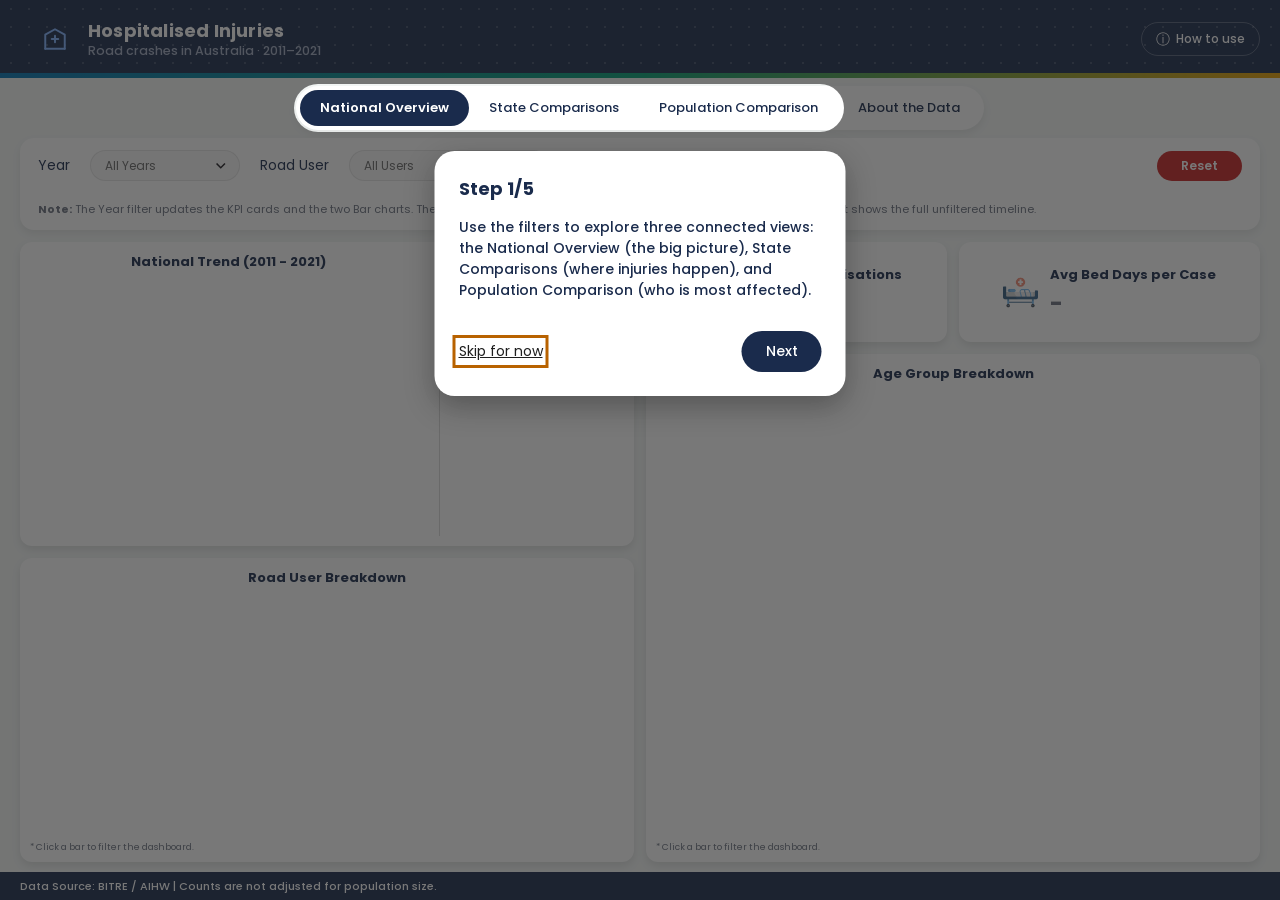
<file: index.html>
<!doctype html>
<html lang="en">
  <head>
    <meta charset="UTF-8" />
    <meta name="viewport" content="width=device-width, initial-scale=1.0" />
    <title>Hospitalised Injuries Dashboard</title>
    
    <!-- External Fonts -->
    <link href="https://fonts.googleapis.com/css2?family=Poppins:wght@400;500;600;700&display=swap" rel="stylesheet" />
    
    <!-- Custom Stylesheets -->
    <link rel="stylesheet" href="css/layout.css" />
    <link rel="stylesheet" href="css/style.css" />
  </head>

  <!-- data-page attribute used for page-specific CSS targeting (e.g., responsive filter bar) -->
  <body data-page="national">
    
    <!-- Header & Navigation are injected via layout.js for consistency across tabs -->
    <header id="site-header" class="top-bar"></header>
    <nav id="site-navigation" class="tabs-container" aria-label="Dashboard sections"></nav>

    <main class="dashboard-wrapper">
      
      <!-- ========================================== -->
      <!-- 1. FILTER BAR SECTION                      -->
      <!-- ========================================== -->
      <section class="filter-bar">
        <div class="dropdowns">
          <!-- Year Filter -->
          <div class="filter-group">
            <label class="filter-label" for="yearFilter">Year</label>
            <div class="dropdown-wrapper">
              <select id="yearFilter" class="dropdown">
                <option value="All" selected>All Years</option>
                <option value="2011">2011</option><option value="2012">2012</option>
                <option value="2013">2013</option><option value="2014">2014</option>
                <option value="2015">2015</option><option value="2016">2016</option>
                <option value="2017">2017</option><option value="2018">2018</option>
                <option value="2019">2019</option><option value="2020">2020</option>
                <option value="2021">2021</option>
              </select>
              <span class="dropdown-arrow"></span>
            </div>
          </div>
          
          <!-- Road User Filter -->
          <div class="filter-group">
            <label class="filter-label" for="roadUserFilter">Road User</label>
            <div class="dropdown-wrapper">
              <select id="roadUserFilter" class="dropdown">
                <option value="All">All Users</option>
                <option value="Car driver/passenger">Car driver/passenger</option>
                <option value="Motorcyclist">Motorcyclist</option>
                <option value="Pedal cyclist">Pedal cyclist</option>
                <option value="Pedestrian">Pedestrian</option>
                <option value="Heavy transport">Heavy transport</option>
                <option value="Pick-up truck/van">Pick-up truck/van</option>
                <option value="Bus">Bus</option>
                <option value="Other/Unknown">Other/Unknown</option>
              </select>
              <span class="dropdown-arrow"></span>
            </div>
          </div>
        </div>
        
        <!-- Reset Button -->
        <div class="buttons"><button class="btn btn-reset">Reset</button></div>
        
        <!-- Informational Note -->
        <p class="filter-note">
          <strong>Note:</strong> The Year filter updates the KPI cards and the two Bar charts. The Road User filter cross-filters the Bar charts and Age chart. The Line chart shows the full unfiltered timeline.
        </p>
      </section>

      <!-- ========================================== -->
      <!-- 2. CHARTS LAYOUT (Two Columns)             -->
      <!-- ========================================== -->
      <section class="charts-layout">
        
        <!-- LEFT COLUMN -->
        <div class="left-column">
          
          <!-- Line Chart Card -->
          <div class="card line-chart-card">
            <div class="line-section">
              <h2>National Trend (2011 - 2021)</h2>
              <!-- D3 Chart Container -->
              <div id="lineChart" class="chart-area"></div>
            </div>
            
            <div class="divider"></div>
            
            <!-- Chart Guide Section -->
            <div class="guide-section">
              <h2>Chart Guide</h2>
              <ul>
                <li><strong>Blue solid line:</strong> Total hospitalisations.</li>
                <li><strong>Dotted line:</strong> Time-series breaks (2012/2017).</li>
                <li><strong>Caveat:</strong> Raw counts, not rates.</li>
              </ul>
            </div>
          </div>

          <!-- Road User Chart Card -->
          <div class="card road-user-card">
            <h2>Road User Breakdown</h2>
            <div id="roadUserChart" class="chart-area"></div>
            <p class="click-note">* Click a bar to filter the dashboard.</p>
          </div>

        </div>

        <!-- RIGHT COLUMN -->
        <div class="right-column">
          
          <!-- KPI Cards Row -->
          <div class="kpi-row">
            <div class="card kpi-card">
              <img src="assets/images/icons/icon-hospital.png" alt="Hospital Icon" class="kpi-icon" />
              <div class="kpi-text-group">
                <h3>Total Hospitalisations</h3>
                <!-- Value injected by main.js -->
                <p id="kpiTotal">-</p>
              </div>
            </div>

            <div class="card kpi-card">
              <img src="assets/images/icons/icon-bed.png" alt="Bed Icon" class="kpi-icon" />
              <div class="kpi-text-group">
                <h3>Avg Bed Days per Case</h3>
                <!-- Value injected by main.js -->
                <p id="kpiBedDays">-</p>
              </div>
            </div>
          </div>

          <!-- Age Group Chart Card -->
          <div class="card age-group-card">
            <h2>Age Group Breakdown</h2>
            <div id="ageGroupChart" class="chart-area"></div>
            <p class="click-note">* Click a bar to filter the dashboard.</p>
          </div>

        </div>

      </section>
    </main>

    <footer id="site-footer" class="bottom-bar"></footer>

    <!-- Accessibility: Screen-reader live region for announcing chart values on keyboard focus -->
    <div id="sr-announcer" class="sr-only" aria-live="polite"></div>

    <!-- Scripts -->
    <script src="https://d3js.org/d3.v7.min.js"></script>
    <script type="module" src="js/main.js"></script>
    <script type="module" src="js/components/layout.js"></script>
    <script type="module" src="js/walkthrough.js"></script>

    <!-- ========================================== -->
    <!-- 3. ONBOARDING WALKTHROUGH MODAL            -->
    <!-- ========================================== -->
    <!-- Overlays for dimming background elements -->
    <div id="walkthroughOverlay" class="walkthrough-overlay" style="display: none"></div>
    <div id="walkthroughTabHighlight" class="walkthrough-tab-highlight" style="display: none"></div>
    
    <!-- Accessible Dialog for the 5-step guide -->
    <dialog id="walkthroughDialog" class="walkthrough-dialog" aria-labelledby="walkthroughTitle">
      <h2 id="walkthroughTitle" class="walkthrough-step">Step 1/5</h2>
      <p id="walkthroughText" class="walkthrough-text"></p>
      <div class="walkthrough-actions">
        <button id="walkthroughSkip" class="walkthrough-link">Skip for now</button>
        <div class="walkthrough-nav">
          <button id="walkthroughPrev" class="walkthrough-btn-prev" style="display: none">Prev</button>
          <button id="walkthroughNext" class="walkthrough-btn-next">Next</button>
        </div>
      </div>
    </dialog>
  </body>
</html>
</file>
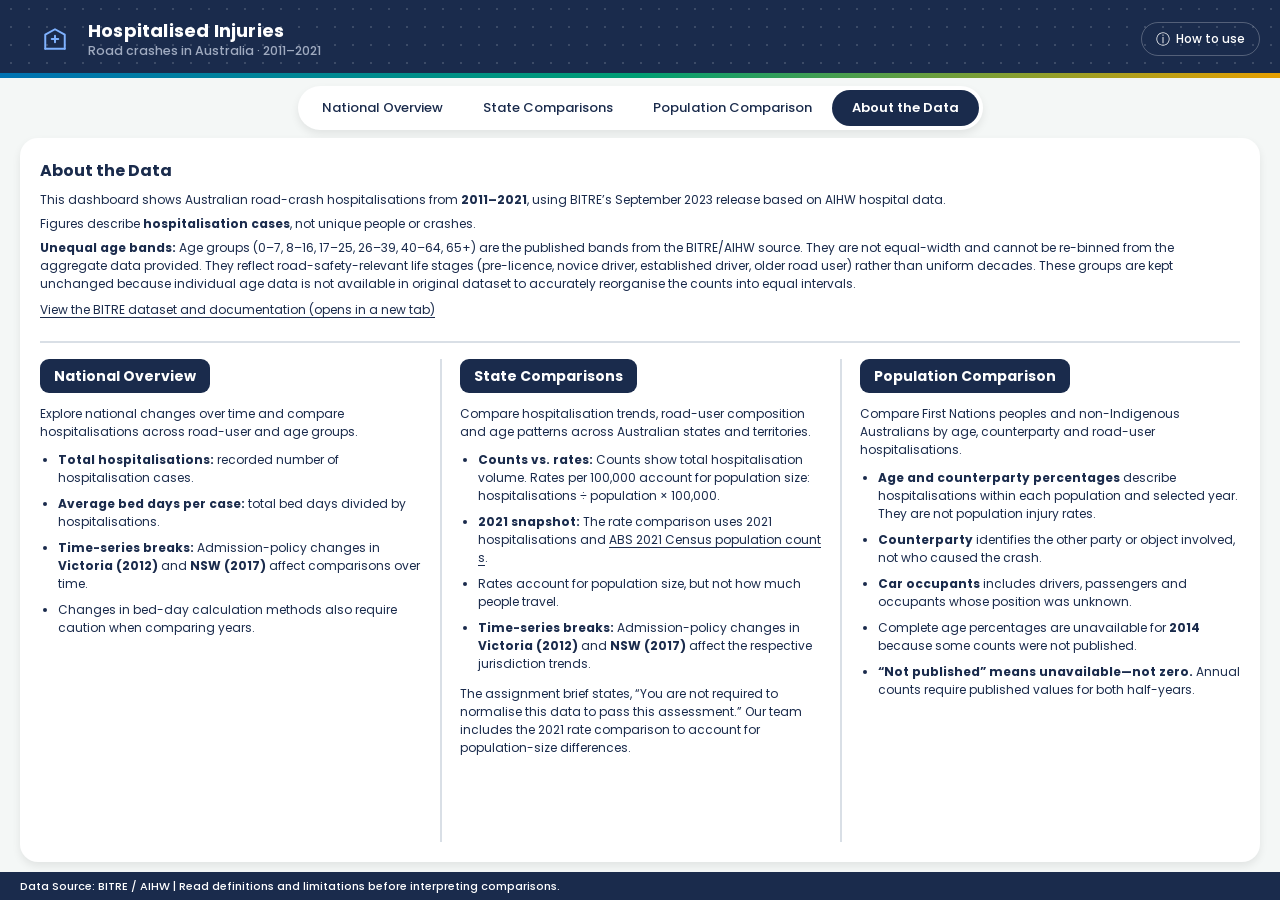
<file: about-data.html>
<!doctype html>
<html lang="en">
  <head>
    <meta charset="UTF-8" />
    <meta name="viewport" content="width=device-width, initial-scale=1.0" />

    <title>About the Data | Hospitalised Injuries Dashboard</title>

    <link
      href="https://fonts.googleapis.com/css2?family=Poppins:wght@400;500;600;700&display=swap"
      rel="stylesheet"
    />

    <link rel="stylesheet" href="css/layout.css" />
    <link rel="stylesheet" href="css/about-data.css" />
  </head>

  <body data-page="about">
    <header id="site-header" class="top-bar"></header>

    <nav
      id="site-navigation"
      class="tabs-container"
      aria-label="Dashboard sections"
    ></nav>

    <main class="dashboard-wrapper about-dashboard">
      <!-- Shared source information -->
      <section class="about-sheet" aria-labelledby="aboutTitle">
        <div class="about-source">
          <h2 id="aboutTitle">About the Data</h2>

          <p>
            This dashboard shows Australian road-crash hospitalisations from
            <strong>2011–2021</strong>, using BITRE’s September 2023 release
            based on AIHW hospital data.
          </p>

          <p>
            Figures describe <strong>hospitalisation cases</strong>, not unique
            people or crashes.
          </p>
          <p>
            <strong>Unequal age bands:</strong>
                Age groups (0–7, 8–16, 17–25, 26–39, 40–64, 65+) are the published bands from the BITRE/AIHW source. 
                They are not equal-width and cannot be re-binned from the aggregate data provided. 
                They reflect road-safety-relevant life stages (pre-licence, novice driver, 
                established driver, older road user) rather than uniform decades.
                These groups are kept unchanged because individual age data is not available in original dataset to 
                accurately reorganise the counts into equal intervals.
          </p>

          <a
            href="https://www.bitre.gov.au/resource/road-safety/hospitalised-injury"
            target="_blank"
            rel="noopener noreferrer"
          >
            View the BITRE dataset and documentation (opens in a new tab)
          </a>
          
        </div>
        <!-- Three equal cards explaining the dashboard tabs -->
        <div class="about-grid">
          <section class="about-section" aria-labelledby="nationalAboutTitle">
            <h3 id="nationalAboutTitle" class="about-badge">
              National Overview
            </h3>

            <p>
              Explore national changes over time and compare hospitalisations
              across road-user and age groups.
            </p>

            <ul>
              <li>
                <strong>Total hospitalisations:</strong>
                recorded number of hospitalisation cases.
              </li>
              <li>
                <strong>Average bed days per case:</strong>
                total bed days divided by hospitalisations.
              </li>
              <li>
                <strong>Time-series breaks:</strong>
                Admission-policy changes in
                <strong>Victoria (2012)</strong> and
                <strong>NSW (2017)</strong> affect comparisons over time.
              </li>
              <li>
                Changes in bed-day calculation methods also require caution when
                comparing years.
              </li>
            </ul>
          </section>

          <section class="about-section" aria-labelledby="stateAboutTitle">
            <h3 id="stateAboutTitle" class="about-badge">State Comparisons</h3>

            <p>
              Compare hospitalisation trends, road-user composition and age
              patterns across Australian states and territories.
            </p>

            <ul>
              <li>
                <strong>Counts vs. rates:</strong>
                Counts show total hospitalisation volume. Rates per 100,000
                account for population size: hospitalisations ÷ population ×
                100,000.
              </li>

              <li>
                <strong>2021 snapshot:</strong>
                The rate comparison uses 2021 hospitalisations and
                <a
                  href="https://www.abs.gov.au/statistics/people/population/population-census/latest-release"
                  target="_blank"
                  rel="noopener noreferrer"
                  >ABS 2021 Census population counts</a
                >.
              </li>

              <li>
                Rates account for population size, but not how much people
                travel.
              </li>

              <li>
                <strong>Time-series breaks:</strong>
                Admission-policy changes in <strong>Victoria (2012)</strong> and
                <strong>NSW (2017)</strong> affect the respective jurisdiction
                trends.
              </li>
            </ul>

            <p class="about-assessment-note">
              The assignment brief states, “You are not required to normalise
              this data to pass this assessment.” Our team includes the 2021
              rate comparison to account for population-size differences.
            </p>
          </section>

          <section class="about-section" aria-labelledby="populationAboutTitle">
            <h3 id="populationAboutTitle" class="about-badge">
              Population Comparison
            </h3>

            <p>
              Compare First Nations peoples and non-Indigenous Australians by
              age, counterparty and road-user hospitalisations.
            </p>

            <ul>
              <li>
                <strong>Age and counterparty percentages</strong>
                describe hospitalisations within each population and selected
                year. They are not population injury rates.
              </li>
              <li>
                <strong>Counterparty</strong> identifies the other party or
                object involved, not who caused the crash.
              </li>
              <li>
                <strong>Car occupants</strong> includes drivers, passengers and
                occupants whose position was unknown.
              </li>
              <li>
                Complete age percentages are unavailable for
                <strong>2014</strong> because some counts were not published.
              </li>
              <li>
                <strong>“Not published” means unavailable—not zero.</strong>
                Annual counts require published values for both half-years.
              </li>
            </ul>
          </section>
        </div>
      </section>
    </main>

    <footer id="site-footer" class="bottom-bar"></footer>

    <script type="module" src="js/components/layout.js"></script>
  </body>
</html>
</file>
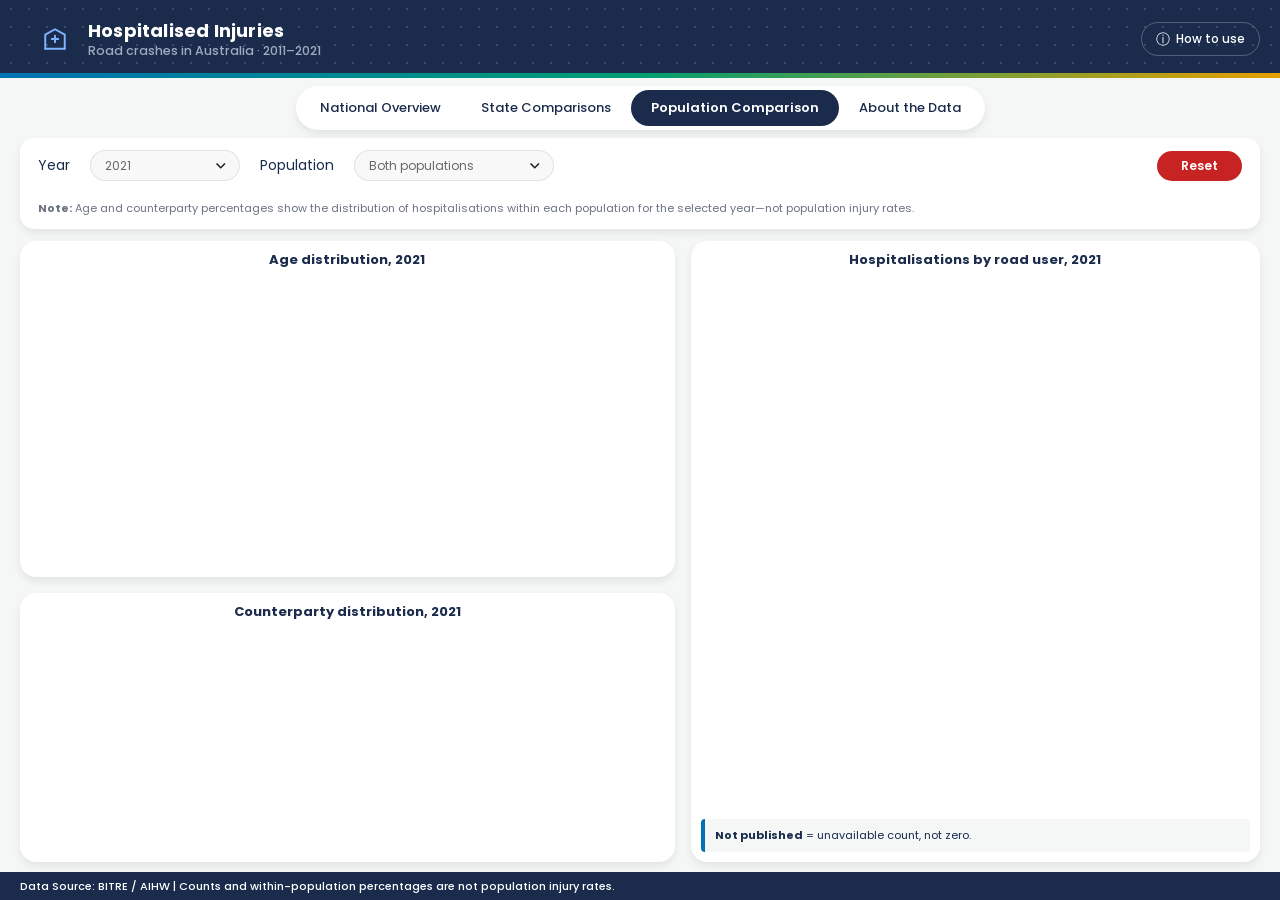
<file: first-nations.html>
<!doctype html>
<html lang="en">
  <head>
    <meta charset="UTF-8" />
    <meta name="viewport" content="width=device-width, initial-scale=1.0" />
    <title>Hospitalised Injuries Dashboard</title>
    <link
      href="https://fonts.googleapis.com/css2?family=Poppins:wght@400;500;600;700&display=swap"
      rel="stylesheet"
    />
    <link rel="stylesheet" href="css/layout.css" />
    <link rel="stylesheet" href="css/first-nations.css" />
  </head>
  <body data-page="firstNations">
    <header id="site-header" class="top-bar"></header>

    <nav
      id="site-navigation"
      class="tabs-container"
      aria-label="Dashboard sections"
    ></nav>

    <main class="dashboard-wrapper fn-dashboard">
      <!-- Shared selection for all three First Nations charts -->
      <section class="fn-filters" aria-label="Chart filters">
        <!-- Year dropdown -->
        <label for="fnYear"> Year </label>
        <div class="fn-select-wrapper fn-year-select">
          <select id="fnYear">
            <option value="2021">2021</option>
          </select>
          <span class="fn-select-arrow" aria-hidden="true"></span>
        </div>

        <!-- Population dropdown -->
        <label for="fnPopulation"> Population </label>
        <div class="fn-select-wrapper fn-population-select">
          <select id="fnPopulation" aria-describedby="fnFilterNote">
            <option value="Both">Both populations</option>
            <option value="First Nations people">First Nations peoples</option>
            <option value="Non-Indigenous">Non-Indigenous Australians</option>
          </select>
          <span class="fn-select-arrow" aria-hidden="true"></span>
        </div>

        <button id="fnReset" class="btn btn-reset" type="button">Reset</button>
        <p id="fnFilterNote" class="fn-filter-note">
          <strong>Note:</strong> Age and counterparty percentages show the
          distribution of hospitalisations within each population for the
          selected year—not population injury rates.
        </p>
      </section>

      <!-- Left: age and counterparty; right: road-user counts -->
      <section class="fn-grid" aria-label="Population comparisons">
        <article class="fn-card fn-age">
          <h2 id="fnAgeTitle">Age distribution, 2021</h2>
          <div id="fnAgeChart" class="fn-chart"></div>
          <div
            id="fnAgeLegend"
            class="fn-legend"
            aria-label="Population colours"
          ></div>
        </article>

        <article class="fn-card fn-counterparty">
          <h2 id="fnCounterpartyTitle">Counterparty distribution, 2021</h2>
          <div id="fnCounterpartyChart" class="fn-chart"></div>
          <div
            id="fnCounterpartyLegend"
            class="fn-legend"
            aria-label="Counterparty colours"
          ></div>
        </article>

        <article class="fn-card fn-road">
          <h2 id="fnRoadTitle">Hospitalisations by road user, 2021</h2>
          <div id="fnRoadChart" class="fn-chart"></div>
          <div
            id="fnRoadLegend"
            class="fn-legend"
            aria-label="Population colours"
          ></div>
          <p class="fn-note">
            <strong>Not published</strong> = unavailable count, not zero.
          </p>
        </article>
      </section>
    </main>

    <footer id="site-footer" class="bottom-bar"></footer>

    <!-- Announces chart details without displaying extra text. -->
    <div
      id="sr-announcer"
      class="sr-only"
      aria-live="polite"
      aria-atomic="true"
    ></div>

    <div id="fnTooltip" class="fn-tooltip" role="tooltip" hidden></div>
    <script src="https://d3js.org/d3.v7.min.js"></script>
    <script type="module" src="js/components/layout.js"></script>
    <script type="module" src="js/firstNations.js"></script>
  </body>
</html>
</file>
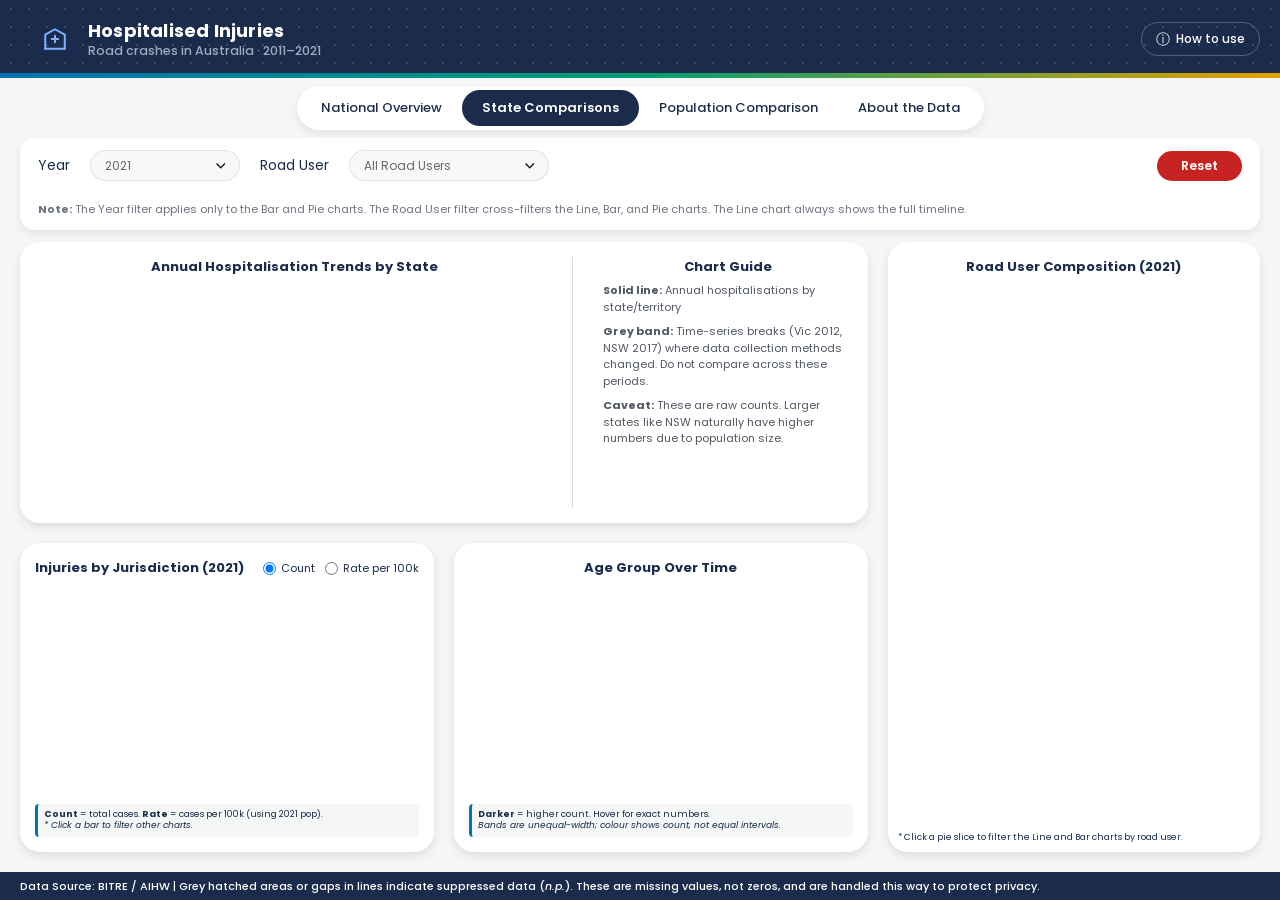
<file: state-comparisons.html>
<!DOCTYPE html>
<html lang="en">

<head>
    <meta charset="UTF-8">
    <meta name="viewport" content="width=device-width, initial-scale=1.0">
    <title>State Comparisons | Hospitalised Injuries</title>
    <link href="https://fonts.googleapis.com/css2?family=Poppins:wght@400;500;600;700&display=swap" rel="stylesheet">
    <link rel="stylesheet" href="css/layout.css">
    <link rel="stylesheet" href="css/style.css">
    <link rel="stylesheet" href="css/state-styles.css">
</head>

<body data-page="state">

    <header id="site-header" class="top-bar"></header>
    <nav id="site-navigation" class="tabs-container" aria-label="Dashboard sections"></nav>

    <!-- Kept the strict height and overflow hidden to ensure NO SCROLLING -->
    <main class="dashboard-wrapper" style="display: flex; flex-direction: column; height: 100%; min-height: 0; overflow: hidden;">
        
        <!-- FILTER BAR -->
        <section class="filter-bar" aria-label="Chart filters">
            <label for="yearFilter">Year</label>
            <div class="dropdown-wrapper">
                <select id="yearFilter" class="dropdown">
                    <option value="2021" selected>2021</option>
                    <option value="2020">2020</option>
                    <option value="2019">2019</option>
                    <option value="2018">2018</option>
                    <option value="2017">2017</option>
                    <option value="2016">2016</option>
                    <option value="2015">2015</option>
                    <option value="2014">2014</option>
                    <option value="2013">2013</option>
                    <option value="2012">2012</option>
                    <option value="2011">2011</option>
                </select>
                <span class="dropdown-arrow"></span>
            </div>

            <label for="roadUserFilter">Road User</label>
            <div class="dropdown-wrapper">
                <select id="roadUserFilter" class="dropdown">
                    <option value="All">All Road Users</option>
                    <option value="Car driver/passenger">Car driver/passenger</option>
                    <option value="Motorcyclist">Motorcyclist</option>
                    <option value="Pedal cyclist">Pedal cyclist</option>
                    <option value="Pedestrian">Pedestrian</option>
                    <option value="Heavy transport">Heavy transport</option>
                    <option value="Pick-up truck/van">Pick-up truck/van</option>
                    <option value="Bus">Bus</option>
                    <option value="Other/Unknown">Other/Unknown</option>
                </select>
                <span class="dropdown-arrow"></span>
            </div>

            <button class="btn btn-reset" type="button">Reset</button>

            <p class="filter-note">
                <strong>Note:</strong> The Year filter applies only to the Bar and Pie charts.
                The Road User filter cross-filters the Line, Bar, and Pie charts.
                The Line chart always shows the full timeline.
            </p>
        </section>

        <!-- MAIN GRID -->
        <section class="state-layout-grid">

            <!-- 1. Line Chart + Guide -->
            <div class="card state-line-card">
                <div class="line-section">
                    <h2 id="lineChartTitle">Annual Hospitalisation Trends by State</h2>
                    <div id="lineChart" class="chart-area"></div>
                </div>
                <div class="divider"></div>
                <div class="guide-section">
                    <h2>Chart Guide</h2>
                    <p><strong>Solid line:</strong> Annual hospitalisations by state/territory</p>
                    <p><strong>Grey band:</strong> Time-series breaks (Vic 2012, NSW 2017) where data collection methods changed. Do not compare across these periods.</p>
                    <p><strong>Caveat:</strong> These are raw counts. Larger states like NSW naturally have higher numbers due to population size.</p>
                </div>
            </div>

            <!-- 2. Bar Chart -->
            <div class="card state-bar-card">
                <div class="bar-card-header">
                    <h2 id="barChartTitle">Injuries by Jurisdiction (<span id="yearLabel">2021</span>)</h2>
                    <div class="toggle-container">
                        <label><input type="radio" name="viewMode" value="count" checked> Count</label>
                        <label><input type="radio" name="viewMode" value="rate"> Rate per 100k</label>
                    </div>
                </div>
                <div id="stateBarChart" class="chart-area"></div>
                <p class="rate-note">
                    <strong>Count</strong> = total cases. <strong>Rate</strong> = cases per 100k (using 2021 pop).<br>
                    <em>* Click a bar to filter other charts.</em>
                </p>
            </div>

            <!-- 3. Heatmap -->
            <div class="card state-heatmap-card">
                <h2 id="heatmapTitle">Age Group Over Time</h2>
                <div class="chart-area" id="ageHeatmap"></div>
                <p class="age-band-note">
                    <strong>Darker</strong> = higher count. Hover for exact numbers.<br>
                    <em>Bands are unequal-width; colour shows count, not equal intervals.</em>
                </p>
            </div>

            <!-- 4. Pie Chart -->
            <div class="card state-pie-card">
                <h2 id="pieChartTitle">Road User Composition (2021)</h2>
                <div class="chart-area" id="roadUserChart"></div>
                <p class="click-note" style="text-align: center; margin-top: 8px;">* Click a pie slice to filter the Line and Bar charts by road user.</p>
            </div>

        </section>
    </main>

    <footer id="site-footer" class="bottom-bar"></footer>

    <script src="https://d3js.org/d3.v7.min.js"></script>
    <script type="module" src="js/state-comparisons.js"></script>
    <script type="module" src="js/components/layout.js"></script>

    <!-- Shared tooltip -->
    <div id="fnTooltip" class="fn-tooltip" role="tooltip" hidden></div>

    <!-- Screen reader live region. 
     GenAI Acknowledgement: aria-live="polite" means the screen reader will wait until it finishes 
     its current sentence before reading the new value, rather than interrupting. -->
    <div id="sr-announcer" class="sr-only" aria-live="polite" aria-atomic="true"></div>
</body>

</html>
</file>
<file: css/layout.css>
/* --- GLOBAL STYLES --- */
* {
    box-sizing: border-box;
    margin: 0;
    padding: 0;
}

html{
    height: 100%;
}

body {
    font-family: 'Poppins', sans-serif;
    background-color: #F4F7F6;
    color: #1A2B4C;

    height: 100dvh;
    display: grid;
    grid-template-rows: auto auto minmax(0, 1fr) auto;
    overflow: hidden; /*chart must sized to fit avaiable space*/
}

button,
select {
    font-family: inherit;
}

:focus-visible {
    outline: 3px solid #b86200;
    outline-offset: 3px;
}

/* --- TOP HEADER --- */
.top-bar {
    position: relative;
    background-color: #1A2B4C;
    color: #FFFFFF;
    min-height: 56px;
    display: flex;
    justify-content: space-between;
    align-items: center;
    gap: 16px;
    padding: 20px;
    background-image:
        radial-gradient(rgba(255, 255, 255, 0.15) 1.2px, transparent 1.2px);
    background-size: 18px 18px;
    background-position: right top;
    background-repeat: repeat;
}

/* Thin gradient accent strip at the bottom of the header.
   Colours match the chart palette so the header ties visually
   to the visualisations. */
.top-bar::after {
    content: "";
    position: absolute;
    left: 0;
    right: 0;
    bottom: 0;
    height: 5px;
    background: linear-gradient(90deg, #0072B2 0%, #009E73 50%, #E69F00 100%);
}

/* Brand block: icon + two-line title */
.brand {
    display: flex;
    align-items: center;
    gap: 14px;
    min-width: 0;
    padding-left: 16px;
    position: relative;
}

/* Vertical accent bar before the brand */
.brand::before {
    content: "";
    position: absolute;
    inset: 0;
    pointer-events: none;
    background:
        linear-gradient(
            90deg,
            #1A2B4C 0%,
            #1A2B4C 40%,
            rgba(26, 43, 76, 0.4) 70%,
            rgba(26, 43, 76, 0) 100%
        );
    top: 50%;
    transform: translateY(-50%);
    width: 4px;
    height: 64%;
    border-radius: 2px;
}

.brand-mark {
    display: inline-flex;
    align-items: center;
    justify-content: center;
    flex-shrink: 0;
    width: 38px;
    height: 38px;
    border-radius: 10px;
    color: #7FB2FF;
}

.brand-mark svg {
    display: block;
}

.brand-text {
    display: flex;
    flex-direction: column;
    line-height: 1.25;
    min-width: 0;
}

.brand-title {
    font-size: 18px;
    font-weight: 700;
    letter-spacing: 0.2px;
    white-space: nowrap;
}

.brand-subtitle {
    font-size: 12.5px;
    font-weight: 500;
    color: #A0ABC0;
    white-space: nowrap;
    overflow: hidden;
    text-overflow: ellipsis;
}

/* Help button: pill style */
.how-to-use {
    display: inline-flex;
    align-items: center;
    gap: 6px;
    padding: 7px 14px;
    border: 1px solid rgba(255, 255, 255, 0.25);
    border-radius: 50px;
    background: transparent;
    color: #FFFFFF;
    font-family: inherit;
    font-size: 12px;
    font-weight: 500;
    cursor: pointer;
    white-space: nowrap;
    transition: background 0.2s, border-color 0.2s;
}

.how-to-use:hover {
    background: rgba(255, 255, 255, 0.1);
    border-color: rgba(255, 255, 255, 0.5);
}

.how-to-use:focus-visible {
    outline: 3px solid #b86200;
    outline-offset: 3px;
}

.help-icon {
    font-size: 14px;
    line-height: 1;
}

/* --- NAVIGATION TABS --- */
.tabs-container {
    display: flex;
    justify-content: center;
    padding: 8px 0;
    flex-shrink: 0;
}

.tabs {
    display: flex;
    list-style: none;
    background: #FFFFFF;
    border-radius: 50px;
    box-shadow: 0px 4px 8px rgba(0, 0, 0, 0.08);
    padding: 4px;
}

.tab {
    display: block;
    padding: 8px 20px;
    border: 0;
    border-radius: 50px;
    background: transparent;
    color: inherit;
    font-family: inherit;
    font-size: 13px;
    font-weight: 500;
    text-decoration: none;
    white-space: nowrap;
    cursor: pointer;
}

.tab.active {
    background-color: #1A2B4C;
    color: #FFFFFF;
    font-weight: 600;
}

/* Shared main-content container */
.dashboard-wrapper {
    padding: 0 20px 10px;

    display: flex;
    flex-direction: column;
    gap: 12px;

    /* Allow the content to fit inside the remaining grid row. */
    min-height: 0;
    min-width: 0;
}

/* Shared buttons */
.btn {
    padding: 6px 24px;
    border: 0;
    border-radius: 50px;

    font-family: inherit;
    font-size: 12px;
    font-weight: 600;

    color: #FFFFFF;
    cursor: pointer;
}

.btn-reset {
    background-color: #C72323;
}

/* --- FOOTER --- */
.bottom-bar {
    background-color: #1A2B4C;
    color: #FFFFFF;
    height: 28px;
    display: flex;
    justify-content: space-between; 
    align-items: center;
    padding: 0 20px;
    font-size: 11px;
    font-weight: 500;
}

.icon-credits {
    font-size: 10px;
    color: #A0ABC0;
}

.icon-credits a {
    color: #FFFFFF;
    text-decoration: none;
}

.icon-credits a:hover {
    text-decoration: underline;
}

/* Shared header, navigation and footer on narrower screens. */
@media (max-width: 1100px) {
    .top-bar {
        height: auto;
        min-height: 56px;
        padding: 12px 20px;
    }

    .tabs-container {
        padding: 8px 12px;
    }

    .tabs {
        max-width: 100%;
        flex-wrap: wrap;
        justify-content: center;
        border-radius: 20px;
    }

    .bottom-bar {
        height: auto;
        min-height: 28px;
        flex-wrap: wrap;
        gap: 6px 16px;
        padding: 10px 12px;
    }
}

/* Allow the help button to wrap beneath the title on phones. */
@media (max-width: 600px) {
    .top-bar {
        flex-wrap: wrap;
        gap: 8px;
        padding: 10px 16px;
    }

    .brand-title {
        font-size: 14px;
    }

    .brand-subtitle {
        max-width: 70vw;
        font-size: 10px;
    }

    .help-text {
        /* Keep the icon, drop the word on tiny screens */
        display: none;
    }

    .how-to-use {
        padding: 7px 10px;
    }
}
</file>
<file: css/style.css>
/* --- FILTER BAR --- */
.filter-bar {
    display: flex;
    flex-wrap: wrap;
    align-items: center;
    gap: 20px;
    padding: 12px 18px;
    background: #ffffff;
    border-radius: 14px;
    box-shadow: 0 4px 8px rgb(0 0 0 / 8%);
    flex-shrink: 0;
}

.dropdowns {
    display: flex;
    flex-wrap: wrap;
    align-items: center;
    gap: 20px;
    min-width: 0;
}

.filter-group {
    display: flex;
    align-items: center;
    gap: 20px;
}

.filter-label {
    font-size: 14px;
    color: #1a2b4c;
    white-space: nowrap;
}

.dropdown-wrapper {
    position: relative;
    width: 150px;
    min-width: 0;
}

.filter-group:last-child .dropdown-wrapper {
    width: 200px;
}

.dropdown {
    width: 100%;
    padding: 6px 14px;
    padding-right: 30px;
    border-radius: 50px;
    border: 1px solid rgba(217, 217, 217, 0.69);
    background-color: rgba(217, 217, 217, 0.2);
    -webkit-appearance: none;
    -moz-appearance: none;
    appearance: none;
    font-family: 'Poppins', sans-serif;
    font-size: 12px; 
    color: #686868;
    cursor: pointer;
    outline: none;
    transition: background-color 0.2s ease;
    white-space: nowrap;
    overflow: hidden;
    text-overflow: ellipsis;
}

.dropdown:focus {
    background-color: #FFFFFF;
    border-color: #1A2B4C;
}

.dropdown-arrow {
    position: absolute;
    right: 14px;
    top: 50%;
    transform: translateY(-50%);
    width: 10px;
    height: 6px;
    pointer-events: none;
    background-image: url("data:image/svg+xml;charset=US-ASCII,%3Csvg%20width%3D%2210%22%20height%3D%226%22%20viewBox%3D%220%200%2010%206%22%20fill%3D%22none%22%20xmlns%3D%22http%3A%2F%2Fwww.w3.org%2F2000%2Fsvg%22%3E%3Cpath%20d%3D%22M4.75%203.64166L8.39167%200L9.5%201.10833L4.75%205.85833L0%201.10833L1.10833%200L4.75%203.64166Z%22%20fill%3D%22%231D1B20%22%2F%3E%3C%2Fsvg%3E");
    background-repeat: no-repeat;
    background-position: center;
    background-size: contain;
    transition: transform 0.2s ease;
}

.dropdown-wrapper.open .dropdown-arrow {
    transform: translateY(-50%) rotate(180deg);
}

.buttons {
    display: flex;
    gap: 10px;
    margin-left: auto;
}

.filter-note {
    flex-basis: 100%;
    margin: 0;
    font-size: 11px;
    font-weight: 400;
    color: #6b7280;
}

/* --- CHARTS LAYOUT (Two Columns) --- */
.charts-layout {
    flex: 1;
    display: flex;
    gap: 12px;
    min-height: 0;
}

.left-column {
    flex: 1; /* Takes 50% width */
    display: flex;
    flex-direction: column;
    gap: 12px;
    min-height: 0;
}

.right-column {
    flex: 1; /* Takes 50% width */
    display: flex;
    flex-direction: column;
    gap: 12px;
    min-height: 0;
}

.kpi-row {
    display: flex;
    gap: 12px;
    height: 100px;
    flex-shrink: 0;
}

/* Base Card Style */
.card {
    background: #FFFFFF;
    border-radius: 12px;
    box-shadow: 0px 4px 8px rgba(0, 0, 0, 0.1);
    padding: 10px 16px; 
    position: relative;
    display: flex;
    flex-direction: column;
    min-height: 0; 
}

.card h2 {
    font-size: 13px; 
    font-weight: 700;
    margin-bottom: 8px;
    text-align: center;
    flex-shrink: 0;
}

/* --- LINE CHART CARD --- */
.line-chart-card {
    flex: 1; 
    flex-direction: row; 
    padding: 10px;
}

.line-section {
    flex: 2.5;
    display: flex;
    flex-direction: column;
    min-height: 0;
    padding-right: 8px;
}

.divider {
    width: 1px;
    background-color: #D9D9D9;
    margin: 0 5px;
}

.guide-section {
    flex: 1;
    display: flex;
    flex-direction: column;
    justify-content: flex-start; 
    padding-left: 20px;          
    overflow-y: auto; /* Scrollable on desktop */
}

.guide-section h2 {
    text-align: center;
    font-size: 13px;             
    color: #1A2B4C;
    margin-bottom: 10px;         
}

.guide-section ul {
    font-size: 11px;
    color: #6B7280;
    line-height: 1.5;
    margin: 0;
    padding-left: 0;
    list-style: none;
}

.guide-section li {
    margin-bottom: 8px;
}

/* --- ROAD USER CARD --- */
.road-user-card {
    flex: 1;
}

/* --- KPI CARDS --- */
.kpi-card {
    flex: 1;
    display: flex;
    flex-direction: row; 
    align-items: center;
    justify-content: center;
    padding: 10px 15px;
}

.kpi-icon {
    width: 35px; 
    height: 35px;
    margin-right: 12px; 
    object-fit: contain; 
}

.kpi-text-group {
    display: flex;
    flex-direction: column;
    min-width: 0;
}

.kpi-card h3 {
    font-size: 13px;
    font-weight: 700;
    margin-bottom: 2px;
    color: #1A2B4C;
    white-space: nowrap;
}

.kpi-card p {
    font-size: 22px; 
    font-weight: 700;
    color: #6B7280;
}

/* --- AGE GROUP CARD --- */
.age-group-card {
    flex: 1;
}

/* Chart Areas */
.chart-area {
    flex: 1;
    width: 100%;
    position: relative;
    min-height: 0;
    contain: size; 
}

.chart-area svg {
    display: block;
}

.click-note {
    font-size: 9px;
    color: #6B7280;
    position: absolute;
    bottom: 8px;
    left: 10px;
}

/* --- WALKTHROUGH STYLES --- */
.walkthrough-overlay { position: fixed; top: 0; left: 0; width: 100vw; height: 100vh; background: transparent; z-index: 999; pointer-events: none; }
.walkthrough-tab-highlight { position: fixed; background: transparent; border-radius: 50px; z-index: 1000; box-shadow: 0 0 0 9999px rgba(30, 30, 30, 0.6); pointer-events: none; transition: all 0.3s ease; }
.walkthrough-dialog { position: fixed; top: 50%; left: 50%; transform: translate(-50%, -50%); width: 411px; padding: 24px; background: #FFFFFF; border: none; border-radius: 20px; box-shadow: 0px 10px 30px rgba(0, 0, 0, 0.3); z-index: 1001; font-family: 'Poppins', sans-serif; transition: all 0.3s ease; }
.walkthrough-dialog::backdrop { background: transparent; }
.walkthrough-step { font-size: 18px; font-weight: 700; color: #1A2B4C; margin: 0 0 15px 0; }
.walkthrough-text { font-size: 14px; font-weight: 500; color: #1A2B4C; line-height: 1.5; margin: 0 0 30px 0; }
.walkthrough-actions { display: flex; justify-content: space-between; align-items: center; }
.walkthrough-link { background: none; border: none; color: #1E1E1E; font-size: 14px; text-decoration: underline; cursor: pointer; padding: 0; }
.walkthrough-nav { display: flex; gap: 15px; align-items: center; }
.walkthrough-btn-prev { background: none; border: none; color: #1E1E1E; font-size: 14px; cursor: pointer; }
.walkthrough-btn-next { background: #1A2B4C; color: #FFFFFF; border: none; border-radius: 50px; padding: 10px 24px; font-size: 14px; font-weight: 500; cursor: pointer; transition: opacity 0.2s; }
.walkthrough-btn-next:hover { opacity: 0.8; }

/* --- ACCESSIBILITY FOCUS STATES --- */
rect:focus, circle:focus { outline: 3px solid #F59E0B; outline-offset: 2px; opacity: 0.7; }

/* --- SCREEN READER ONLY --- */
.sr-only { position: absolute; width: 1px; height: 1px; padding: 0; margin: -1px; overflow: hidden; clip: rect(0, 0, 0, 0); white-space: nowrap; border: 0; }

/* =========================================
   RESPONSIVE DESIGN
   ========================================= */

@media (max-width: 1024px) {
    body { 
        height: auto; 
        min-height: 100vh; 
        overflow: visible; 
    }

    .charts-layout {
        display: flex;
        flex-direction: column;
    }

    .left-column, 
    .right-column {
        display: contents; 
    }

    /* FIX: Move KPI cards to the very top */
    .kpi-row {
        order: -1; 
        height: auto;
        flex-direction: row; 
        margin-bottom: 12px; 
    }

    .line-chart-card {
        flex-direction: column;
        height: auto; 
        min-height: 500px;
    }

    .divider {
        width: 100%; 
        height: 1px; 
        margin: 15px 0;
    }

    .guide-section {
        padding-left: 0;
        padding-top: 10px;
        overflow-y: visible;
        flex: none; 
    }

    .line-chart-card .chart-area {
        flex: none;
        height: 300px; 
        min-height: 300px;
    }

    .road-user-card {
        flex: none;
        height: 450px; 
    }
    
    .age-group-card {
        flex: none;
        height: 400px;
    }
}

@media (max-width: 768px) {
    /* Stack KPIs vertically on mobile */
    .kpi-row {
        flex-direction: column; 
    }

    .line-chart-card .chart-area {
        height: 280px;
    }
    
    .road-user-card {
        height: 400px; 
    }
    
    .age-group-card {
        height: 350px;
    }
}

@media (max-width: 600px) {
    body[data-page="national"] .filter-bar {
        display: grid;
        grid-template-columns: auto minmax(0, 1fr);
        gap: 12px;
    }

    body[data-page="national"] .dropdowns,
    body[data-page="national"] .filter-group {
        display: contents;
    }

    body[data-page="national"] .filter-label {
        grid-column: 1;
        align-self: center;
    }

    body[data-page="national"] .filter-bar .dropdown-wrapper {
        grid-column: 2;
        width: 100%;
        min-width: 0;
    }

    body[data-page="national"] .buttons {
        grid-column: 2;
        justify-self: end;
        margin-left: 0;
    }

    body[data-page="national"] .filter-note {
        grid-column: 1 / -1;
    }
}

/* Utilities */
.charts-layout,
.left-column,
.right-column,
.card,
.line-section,
.guide-section,
.chart-area {
    min-width: 0;
}
</file>
<file: css/about-data.css>
/* css/about-data.css */

/* Let the whole About page grow and scroll naturally. */
body[data-page="about"] {
    height: auto;
    min-height: 100dvh;
    overflow: visible;

    grid-template-rows: auto auto minmax(auto, 1fr) auto;
}

/* Use the shared dashboard width and available height. */
.about-dashboard {
    min-height: 0;
    display: flex;
    flex-direction: column;
}

/* One white panel for the whole page. */
.about-sheet {
    flex: 1;
    min-height: 0;
    display: flex;
    flex-direction: column;
    padding: 20px;
    background: #ffffff;
    border-radius: 18px;
    box-shadow: 0 4px 8px rgb(0 0 0 / 8%);
    overflow-y: visible; 
}

/* Source information separated from the explanations. */
.about-source {
    padding-bottom: 20px;
    border-bottom: 2px solid #d9dfe6;
    flex-shrink: 0;
}

.about-source h2 {
    margin-bottom: 8px;
    font-size: 16px;
}

.about-source p + p {
    margin-top: 6px;
}

.about-source > a {
    display: inline-block;
    margin-top: 8px;
    word-break: break-word; 
}

/* Three equal explanation columns */
.about-grid {
    display: grid;
    grid-template-columns: repeat(3, minmax(0, 1fr)); /* 3 columns on desktop */
    margin-top: 16px;
    min-height: 0;
    flex: 1;
    gap: 0; 
}

.about-section {
    min-width: 0; 
    padding: 0 18px;
}

.about-section:first-child { padding-left: 0; }
.about-section:last-child { padding-right: 0; }

/* Vertical dividers on desktop */
.about-section + .about-section {
    border-left: 2px solid #d9dfe6;
}

/* Title badges */
.about-badge {
    display: inline-block;
    max-width: 100%;
    padding: 8px 14px;
    margin-bottom: 12px;
    background: #1a2b4c;
    color: #ffffff;
    border-radius: 9px;
    font-size: 14px;
    line-height: 1.3;
    text-align: center;
}

.about-sheet p,
.about-sheet li {
    font-size: 12px;
    line-height: 1.5;
    overflow-wrap: break-word;
    word-wrap: break-word;
}

.about-section > p { margin-bottom: 10px; }
.about-section ul { padding-left: 18px; }
.about-section li + li { margin-top: 8px; }

.about-sheet a {
    color: #1a2b4c;
    font-size: 12px;
    text-underline-offset: 3px;
    word-break: break-all; 
}

.about-section .about-assessment-note {
    margin-top: 12px;
    margin-bottom: 0;
}

/* =========================================
   RESPONSIVE BREAKPOINTS
   ========================================= */

/* Tablets & Smaller Laptops (1100px) */
@media (max-width: 1100px) {
    .about-sheet {
        padding: 16px;
    }

    .about-source {
        padding-bottom: 12px;
    }

    /* CRITICAL FIX: Stack into 1 column */
    .about-grid {
        grid-template-columns: 1fr; /* Forces single column */
        grid-template-rows: auto;
        align-content: start;
        margin-top: 10px;
    }

    .about-section {
        display: block;
        padding: 16px 0;
    }

    /* Change vertical dividers to horizontal */
    .about-section + .about-section {
        border-left: 0;
        border-top: 2px solid #d9dfe6;
    }

    .about-section .about-badge {
        margin: 0 0 8px;
        padding: 6px 12px;
        font-size: 13px;
    }

    .about-sheet p,
    .about-sheet li {
        line-height: 1.4;
        font-size: 13px; /* Slightly larger text for readability on mobile */
    }

    .about-section > p { margin-bottom: 8px; }
    .about-section > p:last-child { margin-bottom: 0; }
}

/* Phones (600px) */
@media (max-width: 600px) {
    .about-sheet {
        padding: 12px;
        border-radius: 12px;
    }

    .about-source h2 { font-size: 14px; }
    .about-badge { font-size: 12px; padding: 6px 10px; }
    
    .about-sheet p,
    .about-sheet li,
    .about-sheet a {
        font-size: 12px;
    }

    .about-section {
        padding: 12px 0;
    }
}
</file>
<file: css/first-nations.css>
/* Filters occupy only the space they need. */
.fn-filters {
    display: flex;
    align-items: center;
    gap: 20px;

    padding: 12px 18px;
    background: #FFFFFF;
    border-radius: 14px;
    box-shadow: 0 4px 8px rgb(0 0 0 / 8%);
    flex-wrap: wrap;
    flex-shrink: 0;
}

.fn-filters label {
    font-size: 14px;
    white-space: nowrap;
}

.fn-select-wrapper {
    position: relative;
    min-width: 0;
}

.fn-year-select {
    width: 150px;
}

.fn-population-select {
    width: 200px;
}

/* Match the National dropdown appearance. */
.fn-select-wrapper select {
    display: block;
    width: 100%;
    padding: 6px 30px 6px 14px;

    appearance: none;
    -webkit-appearance: none;

    border: 1px solid rgb(217 217 217 / 69%);
    border-radius: 50px;
    background: rgb(217 217 217 / 20%);

    font-family: inherit;
    font-size: 12px;
    color: #686868;
    cursor: pointer;

    transition: background-color 0.2s ease;
}

.fn-select-wrapper select:focus {
    background: #FFFFFF;
    border-color: #1A2B4C;
}

/* Draw a decorative downward chevron. */
.fn-select-arrow {
    position: absolute;
    right: 14px;
    top: 50%;
    transform: translateY(-50%);
    width: 10px;
    height: 6px;
    pointer-events: none;
    background-image: url("data:image/svg+xml;charset=US-ASCII,%3Csvg%20width%3D%2210%22%20height%3D%226%22%20viewBox%3D%220%200%2010%206%22%20fill%3D%22none%22%20xmlns%3D%22http%3A%2F%2Fwww.w3.org%2F2000%2Fsvg%22%3E%3Cpath%20d%3D%22M4.75%203.64166L8.39167%200L9.5%201.10833L4.75%205.85833L0%201.10833L1.10833%200L4.75%203.64166Z%22%20fill%3D%22%231D1B20%22%2F%3E%3C%2Fsvg%3E");
    background-repeat: no-repeat;
    background-position: center;
    background-size: contain;
    transition: transform 0.2s ease;
}


#fnReset {
    margin-left: auto;
}

.fn-filter-note {
  flex-basis: 100%;
  grid-column: 1 / -1;
  margin: 0;
  line-height: 1.4;
  font-size: 11px; 
  color: #6B7280;
}

/* Two rows on the left; road-user chart spans both on the right. */
.fn-grid {
    flex: 1;
    min-height: 0;
    min-width: 0;
    display: grid;
    grid-template-columns: minmax(0, 1.15fr) minmax(0, 1fr);
    grid-template-rows: minmax(0, 1.25fr) minmax(0, 1fr);
    grid-template-areas:
        "age road"
        "counterparty road";
    gap: 16px;
}

.fn-age {
    grid-area: age;
}

.fn-age-value {
  font-size: 9px;
  fill: #1a2b4c;
  pointer-events: none;
}

.fn-counterparty {
    grid-area: counterparty;
}

.fn-road {
    grid-area: road;
}

/* Card headings and notes stay outside the chart drawing area. */
.fn-card {
    min-height: 0;
    min-width: 0;

    display: flex;
    flex-direction: column;
    gap: 8px;

    padding: 10px;
    background: #FFFFFF;
    border-radius: 16px;
    box-shadow: 0 4px 8px rgb(0 0 0 / 8%);
}

.fn-card h2 {
    flex-shrink: 0;
    text-align: center;
    font-size: 13px;
    line-height: 1.4;
}

/* D3 will measure this available space when drawing each chart. */
.fn-chart {
    flex: 1;
    min-height: 0;
    min-width: 0;
}

/* Keep the SVG inside its measured chart area. */
.fn-chart svg {
    display: block;
}

.fn-chart .tick text {
    font-family: inherit;
    font-size: 12px;
    fill: #536174;
}

.fn-chart .tick line,
.fn-chart .domain {
    stroke: #9AA6B2;
}

.fn-axis-title {
    font-family: inherit;
    font-size: 12px;
    fill: #536174;
}

/* Explain unavailable distributions inside the chart area. */
.fn-chart-message {
    height: 100%;
    display: flex;
    align-items: center;
    justify-content: center;

    padding: 12px;
    text-align: center;
    font-size: 13px;
    color: #536174;
}

/* Shared legend appearance for all First Nations charts */
.fn-legend {
    display: flex;
    flex-wrap: wrap;
    justify-content: center;
    gap: 6px 14px;
    flex-shrink: 0;
    font-size: 11px;
}

.fn-legend-item {
    display: inline-flex;
    align-items: center;
    gap: 5px;
}

.fn-legend-swatch {
    display: inline-block;
    width: 12px;
    height: 12px;
    flex-shrink: 0;
}

/* Labels must not block segment hover events*/
.fn-counterparty-value {
    font-family: inherit;
    font-size: 12px;
    font-weight: 600;
    pointer-events: none; /*let pointer reach underneath the text*/
}

.fn-road-missing {
    font-family: inherit;
    font-size: 12px;
    fill: #536174;
}

.fn-road-count {
    font-family: inherit;
    font-size: 12px;
    fill: #1A2B4C;
}

.fn-note {
    flex: 0 0 auto;
    margin: 6px 0 0;
    padding: 8px 10px;

    font-size: 11px;
    line-height: 1.5;
    color: #1A2B4C;

    background: #F4F7F6;
    border-left: 4px solid #0072B2;
    border-radius: 4px;
}

/* Floating tooltip does not occupy dashboard layout space. */
.fn-tooltip {
    position: fixed;
   z-index: 1000;
    max-width: min(360px, calc(100vw - 24px));
    padding: 5px 10px;
    background: #1A2B4C;
    color: #FFFFFF;
    border-radius: 5px;
    font-size: 12px;
    line-height: 1.6;
    pointer-events: none;
}

.fn-tooltip[hidden] {
    display: none;
}

/* Category heading matches the state tooltip. */
.fn-tooltip strong {
    display: block;
    font-weight: 700;
}

/* Shared interaction appearance for all First Nations charts. */
.fn-interactive-mark {
    transition: opacity 0.2s ease;
}

.fn-interactive-mark:hover {
    opacity: 0.85;
}

.fn-interactive-mark:focus {
    outline: none;
    stroke: #1A2B4C;
    stroke-width: 2px;
}

@media (prefers-reduced-motion: reduce) {
    .fn-interactive-mark {
        transition: none;
    }
}

/* Stack charts and allow page scrolling on narrower screens. */
@media (max-width: 1100px) {
    
    /* Allow the Population page to grow and scroll. */
    body[data-page="firstNations"] {
        display: block;
        height: auto;
        min-height: 100dvh;
        overflow: visible;
    }

    /* One column: age, counterparty, then road user. */
    .fn-grid {
        flex: none;
        grid-template-columns: minmax(0, 1fr);
        grid-template-rows: auto;
        grid-template-areas:
            "age"
            "counterparty"
            "road";
    }

    /* Give each chart a useful drawing height. */
    .fn-age .fn-chart {
        flex: none;
        height: 320px;
    }

    .fn-counterparty .fn-chart {
        flex: none;
        height: 220px;
    }

    .fn-road .fn-chart {
        flex: none;
        height: 560px;
    }
}

/* Arrange filters neatly on very narrow screens. */
@media (max-width: 600px) {
    .fn-filters {
        display: grid;
        grid-template-columns: auto minmax(0, 1fr);
        gap: 12px;
    }

    .fn-year-select,
    .fn-population-select {
        width: 100%;
    }

    #fnReset {
        grid-column: 2;
        justify-self: end;
        margin-left: 0;
    }
}

/* Hide visually while keeping content available to screen readers. */
.sr-only {
    position: absolute;
    width: 1px;
    height: 1px;
    padding: 0;
    margin: -1px;
    overflow: hidden;
    clip: rect(0, 0, 0, 0);
    white-space: nowrap;
    border: 0;
}
</file>
<file: css/state-styles.css>
/* css/state-styles.css */

/* =========================================
   1. MAIN LAYOUT
   ========================================= */
.state-layout-grid {
    display: grid;
    grid-template-columns: 1fr 1fr 0.9fr; 
    grid-template-rows: 1fr 1.1fr; 
    gap: 20px;
    width: 100%;
    flex: 1; 
    min-height: 0; 
    padding-bottom: 10px; 
}

/* 2. CARD CONFIGURATION */
.card {
    overflow: visible; 
    display: flex;
    flex-direction: column;
    min-height: 0;
    position: relative;
    background: #FFFFFF;
    border-radius: 20px;
    box-shadow: 0px 4px 10px rgba(0, 0, 0, 0.1);
    padding: 15px;
}

/* Chart Placements */
.state-line-card { grid-column: 1 / 3; grid-row: 1 / 2; flex-direction: row; }
.state-bar-card { grid-column: 1 / 2; grid-row: 2 / 3; }
.state-heatmap-card { grid-column: 2 / 3; grid-row: 2 / 3; }
.state-pie-card { grid-column: 3 / 4; grid-row: 1 / 3; }

/* 3. CHART AREAS */
.chart-area {
    /* GenAI Acknowledgement: I asked Deepseek AI why my chart was 
       being collapsed on smaller screens. The AI explained that flex: 1 with 
       min-height: 0 allows the chart to shrink when the card runs out of 
       space, but without a floor it can shrink to 0px. I added min-height: 140px 
       below so the chart remains visible. */
    flex: 1;
    width: 100%;
    position: relative;
    min-height: 0; 
}

.chart-area svg {
    width: 100% !important;
    height: 100% !important;
    display: block;
}

/* 4. INNER LAYOUTS */
.line-section {
    flex: 2.5;
    display: flex;
    flex-direction: column;
    min-height: 0;
    min-width: 0;
}

.guide-section {
    flex: 1.2;
    display: flex;
    flex-direction: column;
    justify-content: flex-start;
    padding-left: 20px;
    overflow-y: auto;
}

.guide-section h2 { text-align: left; font-size: 13px; color: #1A2B4C; margin-bottom: 10px; }
.guide-section p { font-size: 11px; color: #515763; line-height: 1.5; margin-bottom: 8px; }
.divider { width: 1px; background-color: #D9D9D9; margin: 0 10px; }

.toggle-container { display: flex; flex-direction: column; gap: 5px; font-family: 'Poppins'; font-size: 11px; color: #1A2B4C; }
.toggle-container label { cursor: pointer; display: flex; align-items: center; gap: 5px; }

.state-line-card h2, .state-bar-card h2, .state-heatmap-card h2, .state-pie-card h2 {
    font-size: 13px; margin-bottom: 5px; text-align: center; flex-shrink: 0;
}

/* =========================================
   4a. BAR CARD HEADER
   ========================================= */
.bar-card-header {
    display: flex;
    flex-wrap: wrap;
    align-items: center;
    justify-content: space-between;
    gap: 6px 12px;
    margin-bottom: 10px;
    flex-shrink: 0;
}

.bar-card-header h2 {
    flex: 1 1 auto;
    min-width: 0;
    margin: 0;
    text-align: left;
    white-space: normal;
    overflow-wrap: break-word;
    word-break: break-word;
}

.bar-card-header .toggle-container {
    flex: 0 0 auto;
    flex-direction: row;
    gap: 10px;
    white-space: nowrap;
}

/* =========================================
   4b. NOTES
   ========================================= */
.rate-note,
.age-band-note {
    /* GenAI Acknowledgement: The AI suggested flex: 0 0 auto to ensure the 
       notes take exactly their natural height and never get squeezed by the 
       chart above them. I also reduced the font size and padding to make 
       them fit comfortably inside the card on smaller viewports. */
    flex: 0 0 auto; 
    margin: 6px 0 0 0;
    font-size: 9px;
    line-height: 1.3;
    color: #1A2B4C; 
    background: #F4F7F6; 
    padding: 5px 6px;
    border-radius: 4px;
    border-left: 3px solid #0072B2;
}

.rate-note {
    border-left: 3px solid #0072B2;
}

.click-note {
    flex: 0 0 auto;
    font-size: 9px;
    color: #1A2B4C;
    margin: 4px 0 0 0;
}

/* =========================================
   5. FILTER BAR
   ========================================= */
.filter-bar {
    display: flex;
    flex-wrap: wrap;
    align-items: center;
    gap: 20px;
    padding: 12px 18px;
    background: #FFFFFF;
    border-radius: 14px;
    box-shadow: 0 4px 8px rgb(0 0 0 / 8%);
    flex-shrink: 0;
}

.filter-bar label { font-size: 14px; white-space: nowrap; color: #1A2B4C; }
.filter-bar .dropdown-wrapper { position: relative; min-width: 0; width: 150px; }
.filter-bar .dropdown-wrapper:last-of-type { width: 200px; }
.filter-bar .btn-reset { margin-left: auto; }
.filter-bar .filter-note { flex-basis: 100%; margin: 0; font-size: 11px; color: #6B7280; }

/* =========================================
   6. Shared tooltip & Accessibility
   ========================================= */
.fn-tooltip {
    position: fixed;
    z-index: 1000;
    max-width: min(360px, calc(100vw - 24px));
    padding: 5px 10px;
    background: #1A2B4C;
    color: #FFFFFF;
    border-radius: 5px;
    font-size: 12px;
    line-height: 1.6;
    pointer-events: none;
}

.fn-tooltip[hidden] { display: none; }
.fn-tooltip strong { display: block; font-weight: 700; }

.sr-only {
    position: absolute;
    width: 1px;
    height: 1px;
    padding: 0;
    margin: -1px;
    overflow: hidden;
    clip: rect(0, 0, 0, 0);
    white-space: nowrap;
    border: 0;
}

/* =========================================
   7. RESPONSIVE BREAKPOINTS
   ========================================= */

@media (max-width: 1100px) {
    .state-layout-grid { grid-template-columns: 1fr 1fr; grid-template-rows: auto auto auto; }
    .state-line-card { grid-column: 1 / 3; grid-row: 1 / 2; height: 400px; }
    .state-bar-card { grid-column: 1 / 2; grid-row: 2 / 3; height: 380px; }
    .state-heatmap-card { grid-column: 2 / 3; grid-row: 2 / 3; height: 420px; }
    .state-pie-card { grid-column: 1 / 3; grid-row: 3 / 4; height: 450px; }
}

@media (max-width: 768px) {
    .state-line-card { min-height: 600px !important; }
}

@media (max-width: 600px) {
    .filter-bar { display: grid; grid-template-columns: auto minmax(0, 1fr); gap: 12px; }
    .filter-bar .dropdown-wrapper, .filter-bar .dropdown-wrapper:last-of-type { width: 100%; }
    .filter-bar .btn-reset { grid-column: 2; justify-self: end; margin-left: 0; }
    .filter-bar .filter-note { grid-column: 1 / -1; }

    .state-layout-grid { grid-template-columns: 1fr; grid-template-rows: auto; }
    .state-line-card { grid-column: 1 / 2; grid-row: 1 / 2; flex-direction: column; height: 500px; }
    .state-bar-card { grid-column: 1 / 2; grid-row: 2 / 3; height: 400px; }
    .state-heatmap-card { grid-column: 1 / 2; grid-row: 3 / 4; height: 460px; }
    .state-pie-card { grid-column: 1 / 2; grid-row: 4 / 5; height: 500px; }

    .state-line-card { flex-direction: column !important; height: auto; min-height: 500px; }
    .state-line-card .divider { width: 100%; height: 1px; margin: 15px 0; }
    .state-line-card .guide-section { padding-left: 0; padding-top: 10px; width: 100%; }
    .bar-card-header { flex-direction: column; align-items: flex-start; }
    .bar-card-header h2 { width: 100%; }
}
</file>
